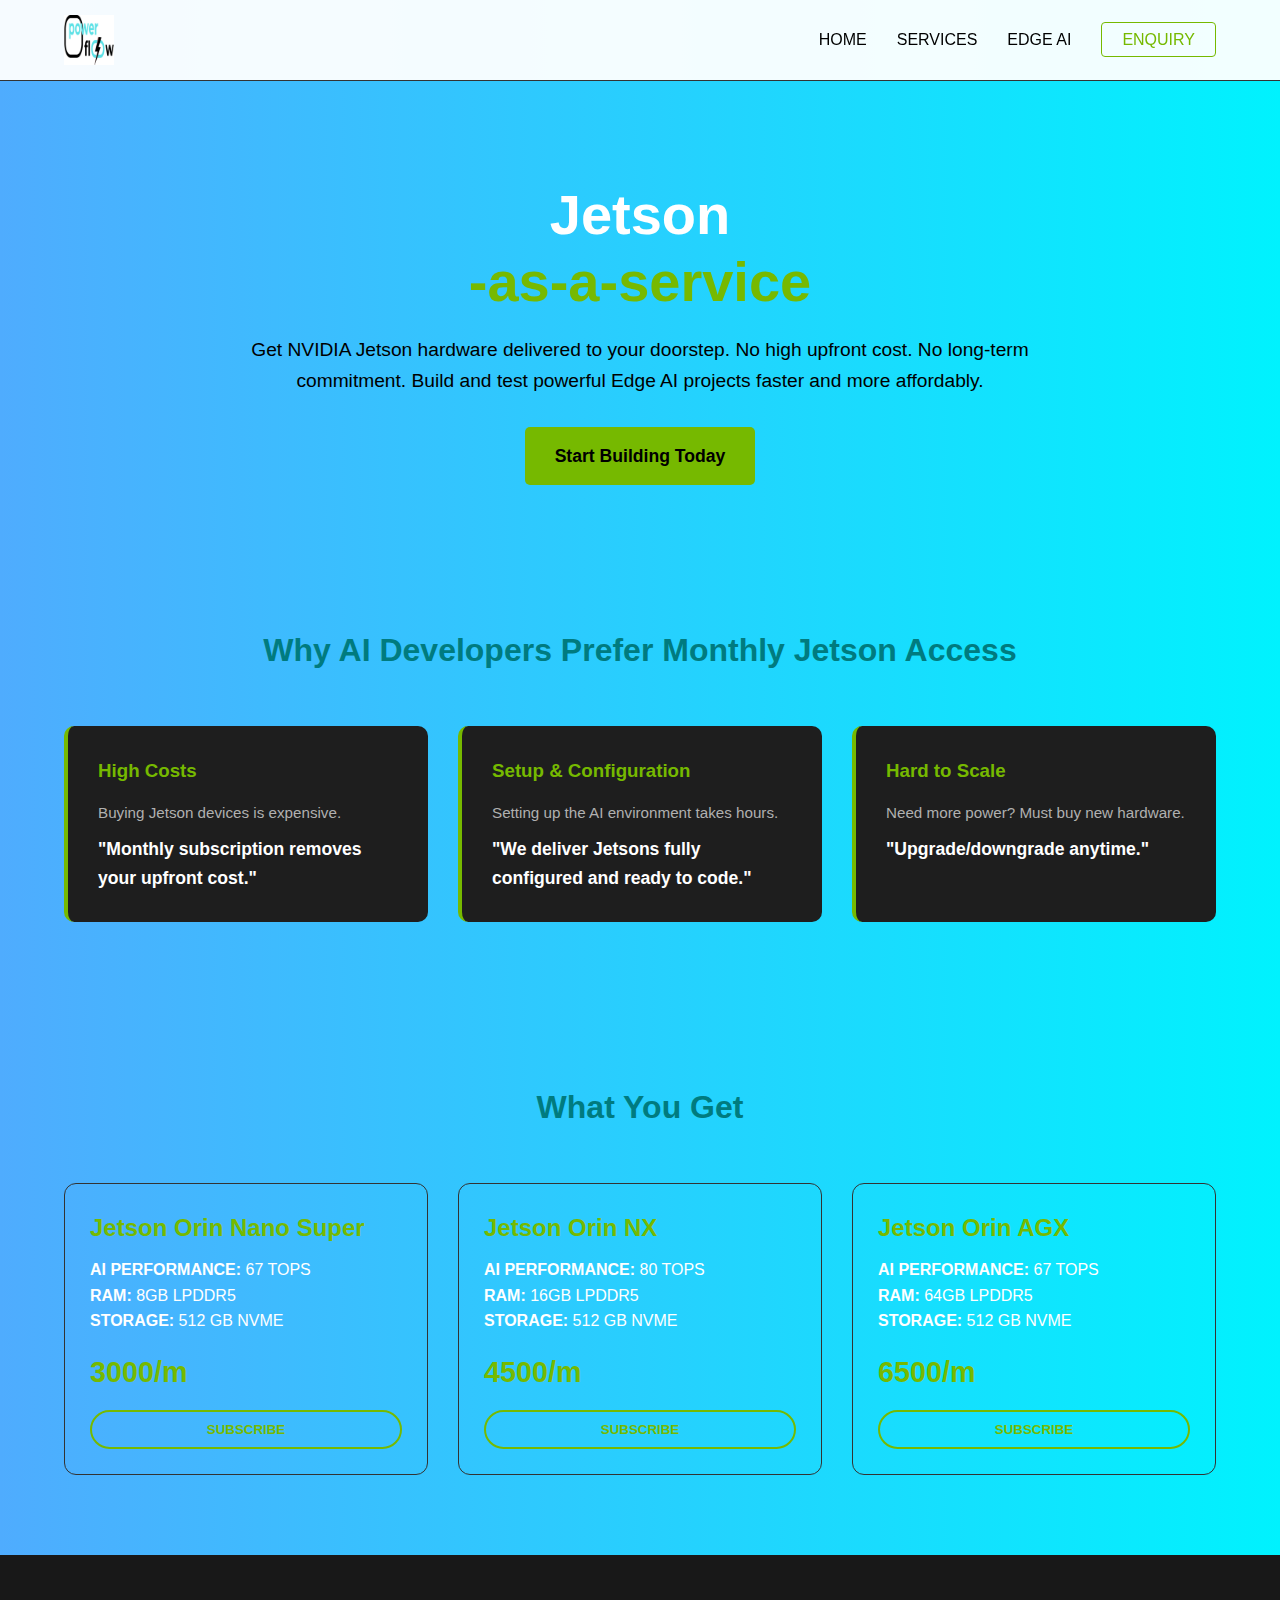
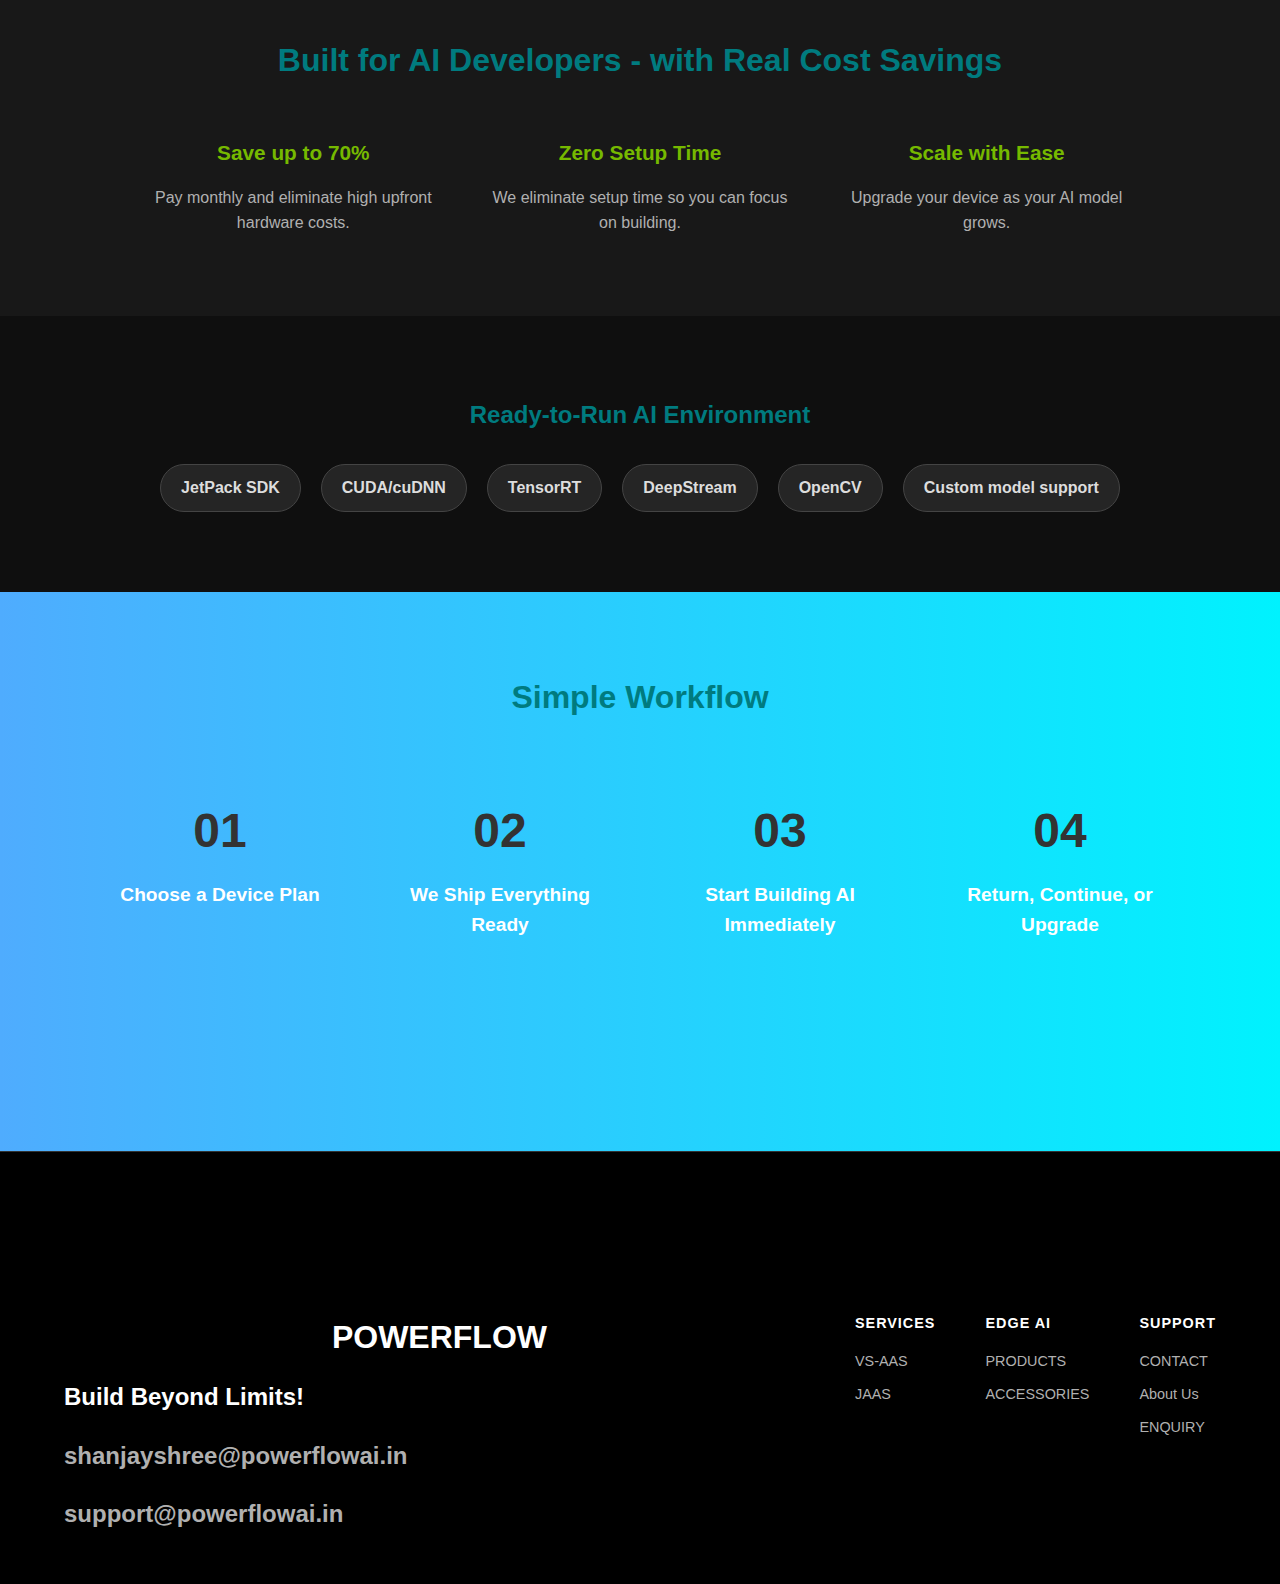
<file: index.html>
<!DOCTYPE html>
<html lang="en">
<head>
    <meta charset="UTF-8">
    <meta name="viewport" content="width=device-width, initial-scale=1.0">
    <title>Powerflow | Jetson-as-a-Service</title>
    <link rel="stylesheet" href="style.css">
</head>
<body>

    <header>
        <div class="logo">
          <img src="Screenshot 2025-08-20 154043.ico" alt="Powerflow Logo" class="site-icon">
    </div>
        <nav>
            <ul>
                <li><a href="index.html">HOME</a></li>
                <li><a href="slm.html">SERVICES</a></li>
                <li><a href="robotics.html">EDGE AI</a></li>
                <li><a href="#" class="btn-enquiry">ENQUIRY</a></li>
            </ul>
        </nav>
    </header>

    <section class="hero">
        <h1>Jetson <br><span>-as-a-service</span></h1>
        <p style="color: #000;">
            Get NVIDIA Jetson hardware delivered to your doorstep. No high upfront cost. 
            No long-term commitment. Build and test powerful Edge AI projects faster and more affordably.
        </p>
        <a href="#products" class="cta-button">Start Building Today</a>
    </section>

    <div class="section-padding">
        <h2 class="section-title">Why AI Developers Prefer Monthly Jetson Access</h2>
        <section class="features-grid">
            
            <div class="feature-card reveal">
                <h3>High Costs</h3>
                <p class="problem">Buying Jetson devices is expensive.</p>
                <p class="solution">"Monthly subscription removes your upfront cost."</p>
            </div>

            <div class="feature-card reveal">
                <h3>Setup & Configuration</h3>
                <p class="problem">Setting up the AI environment takes hours.</p>
                <p class="solution">"We deliver Jetsons fully configured and ready to code."</p>
            </div>

            <div class="feature-card reveal">
                <h3>Hard to Scale</h3>
                <p class="problem">Need more power? Must buy new hardware.</p>
                <p class="solution">"Upgrade/downgrade anytime."</p>
            </div>
        </section>
    </div>

    <div class="section-padding" id="products">
        <h2 class="section-title">What You Get</h2>
        <section class="products-grid">
            
            <div class="product-card reveal">
                <div>
                    <h3>Jetson Orin Nano Super</h3>
                    <ul class="spec-list">
                        <li><strong>AI PERFORMANCE:</strong> 67 TOPS</li>
                        <li><strong>RAM:</strong> 8GB LPDDR5</li>
                        <li><strong>STORAGE:</strong> 512 GB NVME</li>
                    </ul>
                </div>
                <div>
                    <span class="price-tag">3000/m</span>
                    <button class="subscribe-btn">SUBSCRIBE</button>
                </div>
            </div>

            <div class="product-card reveal">
                <div>
                    <h3>Jetson Orin NX</h3>
                    <ul class="spec-list">
                        <li><strong>AI PERFORMANCE:</strong> 80 TOPS</li>
                        <li><strong>RAM:</strong> 16GB LPDDR5</li>
                        <li><strong>STORAGE:</strong> 512 GB NVME</li>
                    </ul>
                </div>
                <div>
                    <span class="price-tag">4500/m</span>
                    <button class="subscribe-btn">SUBSCRIBE</button>
                </div>
            </div>

            <div class="product-card reveal">
                <div>
                    <h3>Jetson Orin AGX</h3>
                    <ul class="spec-list">
                        <li><strong>AI PERFORMANCE:</strong> 67 TOPS</li> <li><strong>RAM:</strong> 64GB LPDDR5</li>
                        <li><strong>STORAGE:</strong> 512 GB NVME</li>
                    </ul>
                </div>
                <div>
                    <span class="price-tag">6500/m</span>
                    <button class="subscribe-btn">SUBSCRIBE</button>
                </div>
            </div>
        </section>
    </div>

    <section class="section-padding savings-section">
        <h2 class="section-title">Built for AI Developers - with Real Cost Savings</h2>
        <div class="savings-grid">
            <div class="savings-item reveal">
                <h3>Save up to 70%</h3>
                <p>Pay monthly and eliminate high upfront hardware costs.</p>
            </div>
            <div class="savings-item reveal">
                <h3>Zero Setup Time</h3>
                <p>We eliminate setup time so you can focus on building.</p>
            </div>
            <div class="savings-item reveal">
                <h3>Scale with Ease</h3>
                <p>Upgrade your device as your AI model grows.</p>
            </div>
        </div>
    </section>

    <section class="section-padding tech-stack">
        <h2>Ready-to-Run AI Environment</h2>
        <div class="tech-list">
            <div class="tech-item">JetPack SDK</div>
            <div class="tech-item">CUDA/cuDNN</div>
            <div class="tech-item">TensorRT</div>
            <div class="tech-item">DeepStream</div>
            <div class="tech-item">OpenCV</div>
            <div class="tech-item">Custom model support</div>
        </div>
    </section>

    <section class="section-padding workflow-section">
        <h2 class="section-title">Simple Workflow</h2>
        <div class="workflow-steps">
            <div class="step reveal">
                <span class="step-number">01</span>
                <h4>Choose a Device Plan</h4>
            </div>
            <div class="step reveal">
                <span class="step-number">02</span>
                <h4>We Ship Everything Ready</h4>
            </div>
            <div class="step reveal">
                <span class="step-number">03</span>
                <h4>Start Building AI Immediately</h4>
            </div>
            <div class="step reveal">
                <span class="step-number">04</span>
                <h4>Return, Continue, or Upgrade</h4>
            </div>
        </div>
    </section>

    <footer>
        <div class="footer-content">
            <div class="footer-brand">
                <h2>powerflow</h2>
                <p>Build Beyond Limits!</p>
                <div class="contact-info">
                    <p>shanjayshree@powerflowai.in</p>
                    <p>support@powerflowai.in</p>
                </div>
            </div>
            <div class="footer-cols">
                <div class="footer-col">
                    <h4>Services</h4>
                    <ul>
                        <li>VS-AAS</li>
                        <li>JAAS</li>
                    </ul>
                </div>
                <div class="footer-col">
                    <h4>Edge AI</h4>
                    <ul>
                        <li>PRODUCTS</li>
                        <li>ACCESSORIES</li>
                    </ul>
                </div>
                <div class="footer-col">
                    <h4>Support</h4>
                    <ul>
                        <li>CONTACT</li>
                        <li>About Us</li>
                        <li>ENQUIRY</li>
                    </ul>
                </div>
            </div>
        </div>
    </footer>

    <script>
        document.addEventListener('DOMContentLoaded', () => {
            const reveals = document.querySelectorAll('.reveal');

            const observer = new IntersectionObserver((entries) => {
                entries.forEach(entry => {
                    if (entry.isIntersecting) {
                        entry.target.classList.add('visible');
                    }
                });
            }, {
                threshold: 0.1 
            });

            reveals.forEach(element => {
                observer.observe(element);
            });

            document.querySelector('.cta-button').addEventListener('click', function(e) {
                e.preventDefault();
                document.querySelector('#products').scrollIntoView({
                    behavior: 'smooth'
                });
            });
        });
    </script>
</body>
</html>
</file>
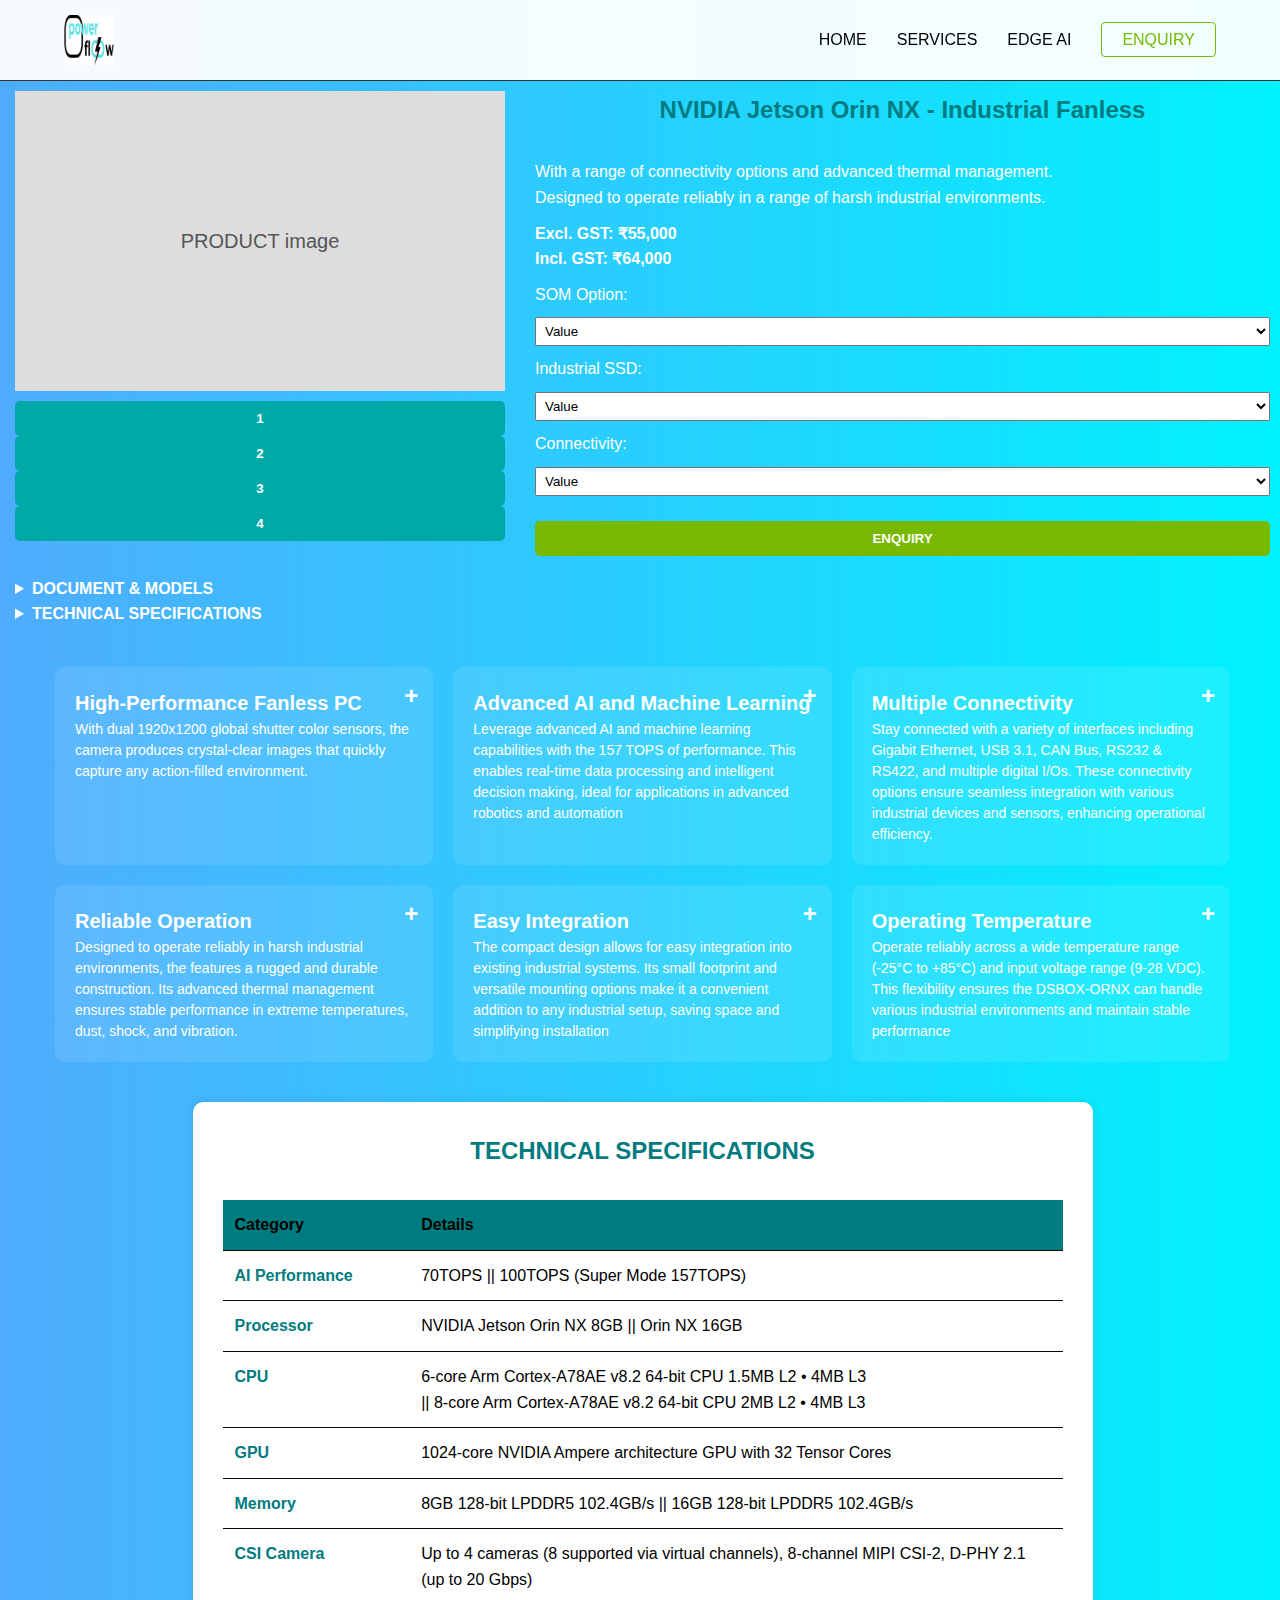
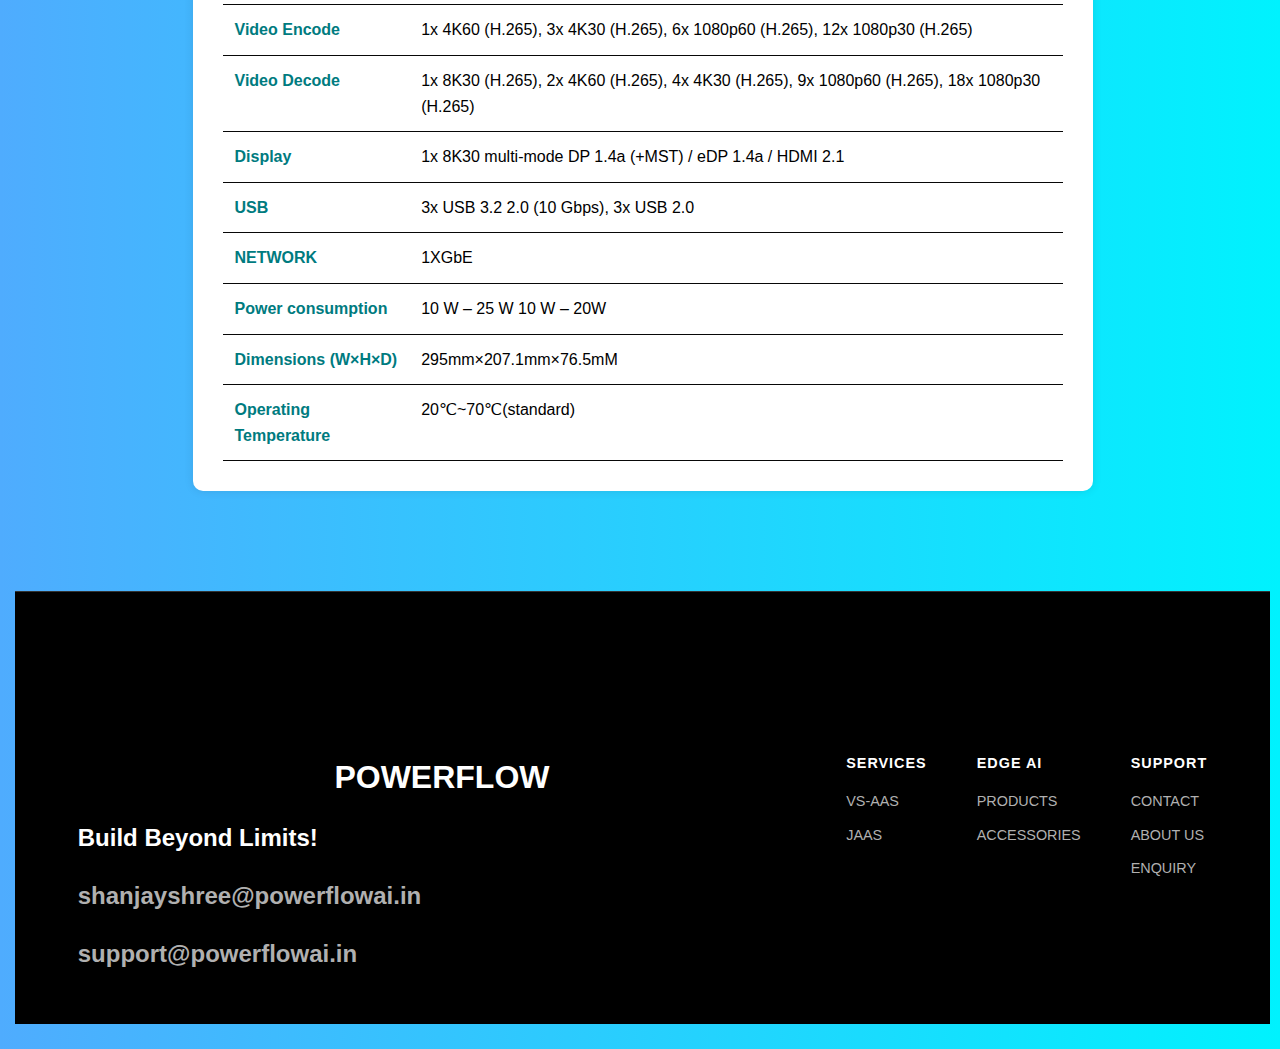
<file: buy.html>
<!DOCTYPE html>
<html lang="en">
<head>
    <meta charset="UTF-8">
    <meta name="viewport" content="width=device-width, initial-scale=1.0">
    <title>Powerflow | Jetson-as-a-Service</title>
    <link rel="stylesheet" href="style.css">
</head>
<body>

    <header>
        <div class="logo">
          <img src="Screenshot 2025-08-20 154043.ico" alt="Powerflow Logo" class="site-icon">
    </div>
        <nav>
            <ul>
                <li><a href="index.html">HOME</a></li>
                <li><a href="slm.html">SERVICES</a></li>
                <li><a href="robotics.html">EDGE AI</a></li>
                <li><a href="#" class="btn-enquiry">ENQUIRY</a></li>
            </ul>
        </nav>
    </header>
<body>
    <div class="image-container">
        <div>
  <div class="container">
    <div class="image-section">
      <div class="image-placeholder">PRODUCT image</div>
      <div class="image-buttons">
        <button>1</button>
        <button>2</button>
        <button>3</button>
        <button>4</button>
      </div>
    </div>

    <div class="details-section">
      <h2>NVIDIA Jetson Orin NX - Industrial Fanless</h2>
      <p>With a range of connectivity options and advanced thermal management.<br>
         Designed to operate reliably in a range of harsh industrial environments.</p>
      <div class="price">Excl. GST: ₹55,000<br>Incl. GST: ₹64,000</div>

      <label>SOM Option:</label>
      <select>
        <option>Value</option>
      </select>

      <label>Industrial SSD:</label>
      <select>
        <option>Value</option>
      </select>

      <label>Connectivity:</label>
      <select>
        <option>Value</option>
      </select>

      <button class="enquiry-button" onclick="window.location.href='enquiry.html'">ENQUIRY</button>
    </div>
  </div>

  <div class="expandable">
    <details>
      <summary>DOCUMENT & MODELS</summary>
      <p>Downloadable resources and CAD files.</p>
    </details>
    <details>
      <summary>TECHNICAL SPECIFICATIONS</summary>
      <p>Detailed specs of the Jetson Orin NX system.</p>
    </details>
  <div class="features-container" font-size="20px">
    <div class="feature-box">
      <h3>High-Performance Fanless PC</h3>
      <p>With dual 1920x1200 global shutter color sensors, the camera produces crystal-clear images that quickly capture any action-filled environment.</p>
    </div>
    <div class="feature-box">
      <h3>Advanced AI and Machine Learning</h3>
      <p>Leverage advanced AI and machine learning capabilities with the 157 TOPS of performance. This enables real-time data processing and intelligent decision making, ideal for applications in advanced robotics and automation</p>
    </div>
    <div class="feature-box">
      <h3>Multiple Connectivity</h3>
      <p>Stay connected with a variety of interfaces including Gigabit Ethernet, USB 3.1, CAN Bus, RS232 & RS422, and multiple digital I/Os. These connectivity options ensure seamless integration with various industrial devices and sensors, enhancing operational efficiency.</p>
    </div>
    <div class="feature-box">
      <h3>Reliable Operation</h3>
      <p>Designed to operate reliably in harsh industrial environments, the  features a rugged and durable construction. Its advanced thermal management ensures stable performance in extreme temperatures, dust, shock, and vibration.</p>
    </div>
    <div class="feature-box">
      <h3>Easy Integration</h3>
      <p> The compact design allows for easy integration into existing industrial systems. Its small footprint and versatile mounting options make it a convenient addition to any industrial setup, saving space and simplifying installation</p>
    </div>
    <div class="feature-box">
      <h3>Operating Temperature</h3>
      <p>Operate reliably across a wide temperature range (-25°C to +85°C) and input voltage range (9-28 VDC). This flexibility ensures the DSBOX-ORNX can handle various industrial environments and maintain stable performance</p>
    </div>
  </div>

  <div class="specs-container">
    <h2>TECHNICAL SPECIFICATIONS</h2>
    <table>
      <tr>
        <th>Category</th>
        <th>Details</th>
      </tr>
      <tr>
        <td><strong>AI Performance</strong></td>
        <td>70TOPS || 100TOPS (Super Mode 157TOPS)</td>
      </tr>
      <tr>
        <td><strong>Processor</strong></td>
        <td>NVIDIA Jetson Orin NX 8GB || Orin NX 16GB</td>
      </tr>
      <tr>
        <td><strong>CPU</strong></td>
        <td>6-core Arm Cortex-A78AE v8.2 64-bit CPU 1.5MB L2 • 4MB L3<br>
            || 8-core Arm Cortex-A78AE v8.2 64-bit CPU 2MB L2 • 4MB L3</td>
      </tr>
      <tr>
        <td><strong>GPU</strong></td>
        <td>1024-core NVIDIA Ampere architecture GPU with 32 Tensor Cores</td>
      </tr>
      <tr>
        <td><strong>Memory</strong></td>
        <td>8GB 128-bit LPDDR5 102.4GB/s || 16GB 128-bit LPDDR5 102.4GB/s</td>
      </tr>
      <tr>
        <td><strong>CSI Camera</strong></td>
        <td>Up to 4 cameras (8 supported via virtual channels), 8-channel MIPI CSI-2, D-PHY 2.1 (up to 20 Gbps)</td>
      </tr>
      <tr>
        <td><strong>Video Encode</strong></td>
        <td>1x 4K60 (H.265), 3x 4K30 (H.265), 6x 1080p60 (H.265), 12x 1080p30 (H.265)</td>
      </tr>
      <tr>
        <td><strong>Video Decode</strong></td>
        <td>1x 8K30 (H.265), 2x 4K60 (H.265), 4x 4K30 (H.265), 9x 1080p60 (H.265), 18x 1080p30 (H.265)</td>
      </tr>
      <tr>
        <td><strong>Display</strong></td>
        <td>1x 8K30 multi-mode DP 1.4a (+MST) / eDP 1.4a / HDMI 2.1</td>
      </tr>
      <tr>
        <td><strong>USB</strong></td>
        <td>3x USB 3.2 2.0 (10 Gbps), 3x USB 2.0</td>
      </tr>
      <tr>
        <td><strong>NETWORK</strong></td>
        <td>1XGbE</td>
      </tr>
      <tr>
        <td><strong>Power consumption</strong></td>
        <td> 10 W – 25 W 10 W – 20W</td>
      </tr>
      <tr>
        <td><strong>Dimensions (W×H×D)</strong></td>
        <td> 295mm×207.1mm×76.5mM</td>
      </tr>
      <tr>
        <td><strong>Operating Temperature</strong></td>
        <td> 20℃~70℃(standard) </td>
      </tr>
    </table>
  </div>
  </div>
  <footer>
        <div class="footer-content">
            <div class="footer-brand">
                <h2>powerflow</h2>
                <p>Build Beyond Limits!</p>
                <div class="contact-info">
                    <p>shanjayshree@powerflowai.in</p>
                    <p>support@powerflowai.in</p>
                </div>
            </div>
            <div class="footer-cols">
                <div class="footer-col">
                    <h4>Services</h4>
                    <ul>
                        <li>VS-AAS</li>
                        <li>JAAS</li>
                    </ul>
                </div>
                <div class="footer-col">
                    <h4>Edge AI</h4>
                    <ul>
                        <li>PRODUCTS</li>
                        <li>ACCESSORIES</li>
                    </ul>
                </div>
                <div class="footer-col">
                    <h4>Support</h4>
                    <ul>
                        <li>CONTACT</li>
                        <li>ABOUT US</li>
                        <li>ENQUIRY</li>
                    </ul>
                </div>
            </div>
        </div>
    </footer>
</body>
</html>
</file>
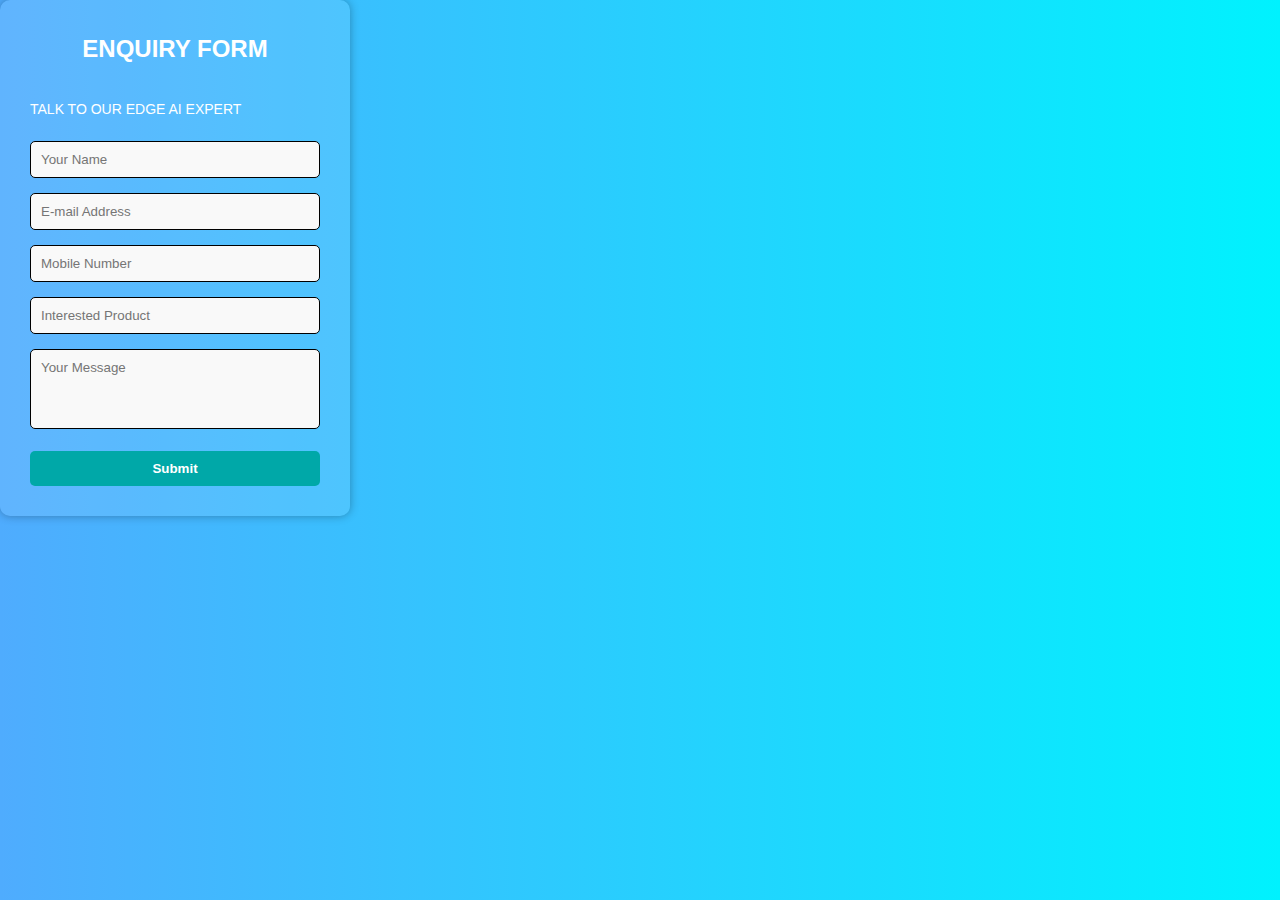
<file: enquiry.html>
<!DOCTYPE html>
<html lang="en">
<head>
  <meta charset="UTF-8">
  <title>Enquiry Form</title>
  <link rel="stylesheet" href="style.css">
</head>
<body>

  <div class="form-container">
    <h2>ENQUIRY FORM</h2>
    <p>TALK TO OUR EDGE AI EXPERT</p>
    <form>
      <input type="text" placeholder="Your Name" required>
      <input type="email" placeholder="E-mail Address" required>
      <input type="tel" placeholder="Mobile Number" required>
      <input type="text" placeholder="Interested Product" required>
      <textarea placeholder="Your Message"></textarea>
      <button type="submit">Submit</button>
    </form>
  </div>

</body>
</html>
</file>
<file: style.css>
:root {
            --primary-green: #76b900; 
            --dark-bg: #121212;
            --card-bg: #1e1e1e;
            --text-light: #ffffff;
            --text-gray: #b0b0b0;
            --transition-speed: 0.3s;
        }

        * {
            box-sizing: border-box;
            margin: 0;
            padding: 0;
            font-family: 'Segoe UI', Tahoma, Geneva, Verdana, sans-serif;
        }

        body {
            background: linear-gradient(to right, #4facfe, #00f2fe); 
            color: var(--text-light);
            line-height: 1.6;
            overflow-x: hidden;
        }

        a { text-decoration: none; color: inherit; }
        ul { list-style: none; }

        /* --- NAVIGATION --- */
        header {
            display: flex;
            justify-content: space-between;
            align-items: center;
            padding: 15px 5%; /* Reduced padding slightly for better image fit */
            background: rgba(255, 255, 255, 0.95);
            position: sticky;
            top: 0;
            color: #000;
            z-index: 1000;
            border-bottom: 1px solid #333;
        }

        /* UPDATED LOGO STYLES */
        .site-icon {
        height: 50px; /* Adjust this to make the icon small */
        width: auto;   /* Maintains the original aspect ratio */
        display: block;
        }
        nav ul {
            display: flex;
            gap: 30px;
            align-items: center;
        }

        nav a {
            font-weight: 500;
            transition: color var(--transition-speed);
        }

        nav a:hover { color: var(--primary-green); }

        .btn-enquiry {
            padding: 8px 20px;
            border: 1px solid var(--primary-green);
            border-radius: 4px;
            color: var(--primary-green);
            transition: all var(--transition-speed);
        }

        .btn-enquiry:hover {
            background: var(--primary-green);
            color: #000;
        }

        /* --- HERO SECTION --- */
        .hero {
            text-align: center;
            padding: 100px 20px 60px;
            max-width: 900px;
            margin: 0 auto;
            animation: fadeIn 1.5s ease-out;
        }

        .hero h1 {
            font-size: 3.5rem;
            margin-bottom: 20px;
            line-height: 1.2;
        }

        .hero span { color: var(--primary-green); }

        .hero p {
            font-size: 1.2rem;
            color: var(--text-gray);
            margin-bottom: 30px;
        }

        .cta-button {
            display: inline-block;
            background-color: var(--primary-green);
            color: #000;
            padding: 15px 30px;
            font-size: 1.1rem;
            font-weight: bold;
            border-radius: 5px;
            animation: pulse 2s infinite; 
            cursor: pointer;
            transition: transform 0.2s;
        }

        .cta-button:hover { transform: scale(1.05); }

        /* --- COMMON SECTION STYLES --- */
        .section-padding {
            padding: 80px 5%;
        }

        .section-title {
            text-align: center;
            font-size: 2rem;
            margin-bottom: 50px;
        }
        
        .section-title span { color: var(--primary-green); }

        /* --- FEATURES GRID --- */
        .features-grid {
            display: grid;
            grid-template-columns: repeat(auto-fit, minmax(300px, 1fr));
            gap: 30px;
            max-width: 1200px;
            margin: 0 auto;
        }

        .feature-card {
            background: var(--card-bg);
            padding: 30px;
            border-radius: 10px;
            border-left: 4px solid var(--primary-green);
            opacity: 0; /* Hidden for JS reveal */
            transform: translateY(30px);
            transition: transform 0.3s, box-shadow 0.3s;
        }

        .feature-card:hover {
            transform: translateY(-5px);
            box-shadow: 0 10px 20px rgba(0,0,0,0.5);
        }

        .feature-card h3 { margin-bottom: 15px; color: var(--primary-green); }
        .feature-card .problem { color: var(--text-gray); font-size: 0.95rem; margin-bottom: 10px; }
        .feature-card .solution { font-weight: bold; font-size: 1.1rem; }

        /* --- PRODUCTS & PRICING --- */
        .products-grid {
            display: grid;
            grid-template-columns: repeat(auto-fit, minmax(300px, 1fr));
            gap: 30px;
            max-width: 1200px;
            margin: 0 auto;
        }

        .product-card1, .product-card2, .product-card3, .product-card4, .product-card5, .product-card6, .product-card7, .product-card8 {
            background: var(--card-bg);
            border: 1px solid #333;
            border-radius: 12px;
            padding: 30px;
            text-align: center;
            display: flex;
            flex-direction: column;
            justify-content: space-between;
        }

        .product-card h3 { font-size: 1.5rem; margin-bottom: 10px; color: #fff; }

        .price-tag {
            font-size: 1.8rem;
            color: var(--primary-green);
            font-weight: bold;
            margin: 15px 0;
            display: block;
        }

        .subscribe-btn {
            display: inline-block;
            background: transparent;
            border: 2px solid var(--primary-green);
            color: var(--primary-green);
            padding: 10px 25px;
            border-radius: 25px;
            font-weight: bold;
            text-transform: uppercase;
            transition: 0.3s;
            cursor: pointer;
        }

        .subscribe-btn:hover { background: var(--primary-green); color: #000; }

        /* --- COST SAVINGS SECTION --- */
        .savings-section {
            background: #181818;
            text-align: center;
        }

        .savings-grid {
            display: grid;
            grid-template-columns: repeat(auto-fit, minmax(250px, 1fr));
            gap: 40px;
            max-width: 1000px;
            margin: 0 auto;
        }

        .savings-item h3 { color: var(--primary-green); margin-bottom: 15px; font-size: 1.3rem; }
        .savings-item p { color: var(--text-gray); }

        /* --- TECH STACK --- */
        .tech-stack {
            background: #0f0f0f;
            text-align: center;
        }

        .tech-list {
            display: flex;
            justify-content: center;
            flex-wrap: wrap;
            gap: 20px;
            margin-top: 30px;
        }

        .tech-item {
            background: #252525;
            padding: 10px 20px;
            border-radius: 50px;
            font-weight: bold;
            border: 1px solid #444;
            color: #ddd;
        }
        
        /* --- WORKFLOW SECTION --- */
        .workflow-section {
            text-align: center;
        }
        
        .workflow-steps {
            display: flex;
            justify-content: space-around;
            flex-wrap: wrap;
            max-width: 1100px;
            margin: 0 auto;
            gap: 20px;
        }

        .step {
            flex: 1;
            min-width: 200px;
            position: relative;
            padding: 20px;
        }

        .step-number {
            font-size: 3rem;
            font-weight: bold;
            color: #333;
            margin-bottom: 10px;
            display: block;
        }

        .step h4 { font-size: 1.2rem; margin-bottom: 10px; color: #fff; }
        H1{
          text-align: center;
        }
        .filter-heading{
            padding: 170px;
        }

.toggle-pill {
  background: white;
  border-radius: 50px;
  padding: 6px;
  display: flex;
  width: 260px;
  box-shadow: 0 2px 8px rgba(0,0,0,0.15);
  margin-left: 50%;
  margin-bottom: 50px;

  
}

.toggle-option {
  flex: 1;
  text-align: center;
  padding: 12px 0;
  border-radius: 40px;
  font-weight: bold;
  cursor: pointer;
  color: black;
}

.toggle-option.active {
  background: black;
  color: white;
}

        .filter-btn { 
            background: #e1e3e4; 
            border: none; 
            padding: 12px 25px; 
            margin: 0 10px; 
            font-size: 1rem; 
            font-weight: 600; 
            color: #0e0d0d; 
            border-radius: 6px; 
            cursor: pointer; 
            display: inline-flex; /* Align icon + text */ 
            align-items: center; gap: 10px; /* Space between icon and text */ 
            transition: transform 0.3s ease,
            background 0.3s ease;
        }

        .filter-btn.active, .filter-btn:hover {
            background: #302f2f;
            color: #ffffff;
        }

        /* --- PRODUCT GRID --- */
        .product-grid {
            display: grid;
            grid-template-columns: repeat(auto-fit, minmax(280px, 1fr));
            gap: 50px;
            max-width: 1200px;
            margin: 0 auto;
        }

        .product-card {
            
            border-radius: 12px;
            padding: 25px;
            border: 1px solid #333;
            transition: transform 0.3s ease, opacity 0.3s ease;
            display: flex;
            flex-direction: column;
            justify-content: space-between;
        }

        /* Animation for Filtering */
        .product-card.hidden {
            display: none;
            opacity: 0;
            transform: scale(0.9);
        }

        .product-card h3 {
            color: var(--primary-green);
            margin-top: 0;
        }

        .spec-label {
            font-size: 0.8rem;
            color: var(--text-gray);
            text-transform: uppercase;
            display: block;
            margin-top: 10px;
        }

        .spec-value {
            font-weight: bold;
            display: block;
            margin-bottom: 5px;
        }

        .btn-group {
            display: flex;
            gap: 10px;
            margin-top: 20px;
        }

        .action-btn {
            flex: 1;
            padding: 8px;
            border: 1px solid #555;
            background: transparent;
            color: #fff;
            cursor: pointer;
            border-radius: 4px;
            text-transform: uppercase;
            font-size: 0.8rem;
            transition: 0.2s;
        }

        .action-btn:hover {
            border-color: var(--primary-green);
            color: var(--primary-green);
        }

        .image-container {
            display: inline-block;
            margin-bottom: 15px;
            padding: 10px;
            margin-left: 5px;
        }
 .container {
      display: flex;
      gap: 30px;
    }
    .image-section {
      width: 40%;
    }
    .image-placeholder {
      width: 100%;
      height: 300px;
      background-color: #ddd;
      display: flex;
      align-items: center;
      justify-content: center;
      font-size: 20px;
      color: #555;
    }
    .image-buttons {
      margin-top: 10px;
    }
    .image-buttons button {
      margin-right: 5px;
    }
    .details-section {
        align-items: end;
        gap: 50%;
      width: 60%;
    }
    .price {
      margin: 10px 0;
      font-weight: bold;
    }
    select {
      margin: 10px 0;
      width: 100%;
      padding: 5px;
    }
    .enquiry-button {
      margin-top: 15px;
      padding: 10px 20px;
      background-color: #76b900;
      color: white;
      border: none;
      cursor: pointer;
    }
    .features {
      margin-top: 30px;
    }
    .features h3 {
      margin-bottom: 5px;
    }
    .expandable {
      margin-top: 20px;
    }
    .expandable summary {
        gap: 5px;
      font-weight: bold;
      cursor: pointer;
    }
        .features-container {
      display: grid;
      grid-template-columns: repeat(auto-fit, minmax(300px, 1fr));
      gap: 20px;
      padding: 40px;
    }
    .feature-box {
      background-color: rgba(255, 255, 255, 0.1);
      padding: 20px;
      border-radius: 10px;
      position: relative;
    }
    .feature-box::before {
      content: "+";
      position: absolute;
      top: 10px;
      right: 15px;
      font-size: 24px;
      font-weight: bold;
      color: #fff;
    }
    .feature-box h3 {
      margin-top: 0;
      font-size: 20px;
    }
    .feature-box p {
      font-size: 14px;
      line-height: 1.5;
    }
        .specs-container {
      max-width: 900px;
      margin: auto;
      background-color: #fff;
      padding: 30px;
      border-radius: 10px;
      box-shadow: 0 0 10px rgba(0,0,0,0.1);
    }
    h2 {
      text-align: center;
      color: #007B7F;
      margin-bottom: 30px;
    }
    table {
      width: 100%;
      border-collapse: collapse;
    }

    th, td {
      text-align: left;
      padding: 12px;
      color: #000;
      border-bottom: 1px solid #080808;
      vertical-align: top;
    }
    th {
      background-color: #007B7F;
      color: rgb(1, 1, 1);
    }
    td strong {
      color: #007B7F;
    }
       .form-container {
      background-color: rgba(255, 255, 255, 0.1);
      padding: 30px;
      border-radius: 10px;
      width: 350px;
      box-shadow: 0 0 10px rgba(0,0,0,0.3);
    }
    .form-container h2 {
      margin-top: 0;
      font-size: 24px;
      color: #fff;
    }
    .form-container p {
      margin-bottom: 20px;
      font-size: 14px;
    }
    input, textarea {
      width: 100%;
      padding: 10px;
      margin-bottom: 15px;
      border: 1px solid #000;
      border-radius: 5px;
      background-color: #f9f9f9;
      color: #000;
    }
    textarea {
      height: 80px;
      resize: none;
    }
    button {
      width: 100%;
      padding: 10px;
      background-color: #00A8A8;
      color: white;
      border: none;
      border-radius: 5px;
      font-weight: bold;
      cursor: pointer;
    }
    button:hover {
      background-color: #008080;
    }
    @media (max-width: 600px) {
      table, thead, tbody, th, td, tr {
        display: block;
      }
      th {
        position: sticky;
        top: 0;
      }
    }
        
        /* --- FOOTER --- */
        footer {
            margin-top: 100px;
            background: #000;
            padding: 160px 5% 30px;
            border-top: 1px solid #333;
        }

        .footer-content {
            display: flex;
            flex-wrap: wrap;
            justify-content: space-between;
            max-width: 1200px;
            margin: 0 auto;
            gap: 40px;
        }

        .footer-brand {
            flex: 1;
            min-width: 250px;
        }

        /* Updated footer brand to match header logo style if desired, or keep as text */
        .footer-brand h2 { 
            font-size: 2rem; 
            color: var(--primary-gre); 
            margin-bottom: 15px; 
            text-transform: uppercase; }
        .footer-brand p 
        { 
            font-size: 1.5rem; 
            font-weight: bold; 
            margin-bottom: 20px; 
        }

        .footer-cols {
            display: flex;
            gap: 50px;
            flex-wrap: wrap;
        }

        .footer-col h4 
        { color: var(--text-light); 
            margin-bottom: 15px; 
            text-transform: uppercase; 
            font-size: 0.9rem; 
            letter-spacing: 1px; 
        }
        .footer-col ul li 
        { margin-bottom: 10px; 
        color: var(--text-gray); 
        font-size: 0.9rem; cursor: 
        pointer; transition: 0.2s; 
    }
        .footer-col ul li:hover 
        { color: var(--primary-green); 
        }

        .contact-info {
            margin-top: 20px;
            font-size: 0.9rem;
            color: var(--text-gray);
        }

        /* --- ANIMATIONS --- */
        @keyframes pulse {
            0% { box-shadow: 0 0 0 0 rgba(118, 185, 0, 0.7); }
            70% { box-shadow: 0 0 0 15px rgba(118, 185, 0, 0); }
            100% { box-shadow: 0 0 0 0 rgba(118, 185, 0, 0); }
        }

        @keyframes fadeIn {
            from { opacity: 0; transform: translateY(20px); }
            to { opacity: 1; transform: translateY(0); }
        }

        /* Class for JS Reveal */
        .visible {
            opacity: 1 !important;
            transform: translateY(0) !important;
            transition: opacity 0.6s ease-out, transform 0.6s ease-out;
        }
        .finishing{
            padding: 150px;
            font-size: 3rem; 
            color: #000;
        }

        #filterBtn {
            display: inline-block;
            position: absolute;
            top: 150px;
            left: 20px;
            width: 100px;
  padding: 10px;
  background: #f0c14b;
  border: 1px solid #a88734;
  cursor: pointer;
  font-weight: bold;
  box-shadow: 0 2px 6px rgba(0,0,0,0.1);
  font-size: 13px;
}

.filter-panel {
  display: none; /* hidden by default */
  position: absolute;
  top: 150px;
  left: 20px;
  width: 250px;
  background: transparent;
  color: #000;
  border: 1px solid #ddd;
  padding: 15px;
  box-shadow: 0 4px 8px rgba(0,0,0,0.1);
}

.filter-group {
  margin-bottom: 15px;
}

.filter-group h4 {
  margin-bottom: 6px;
  font-size: 14px;
  font-weight: bold;
}
</file>
